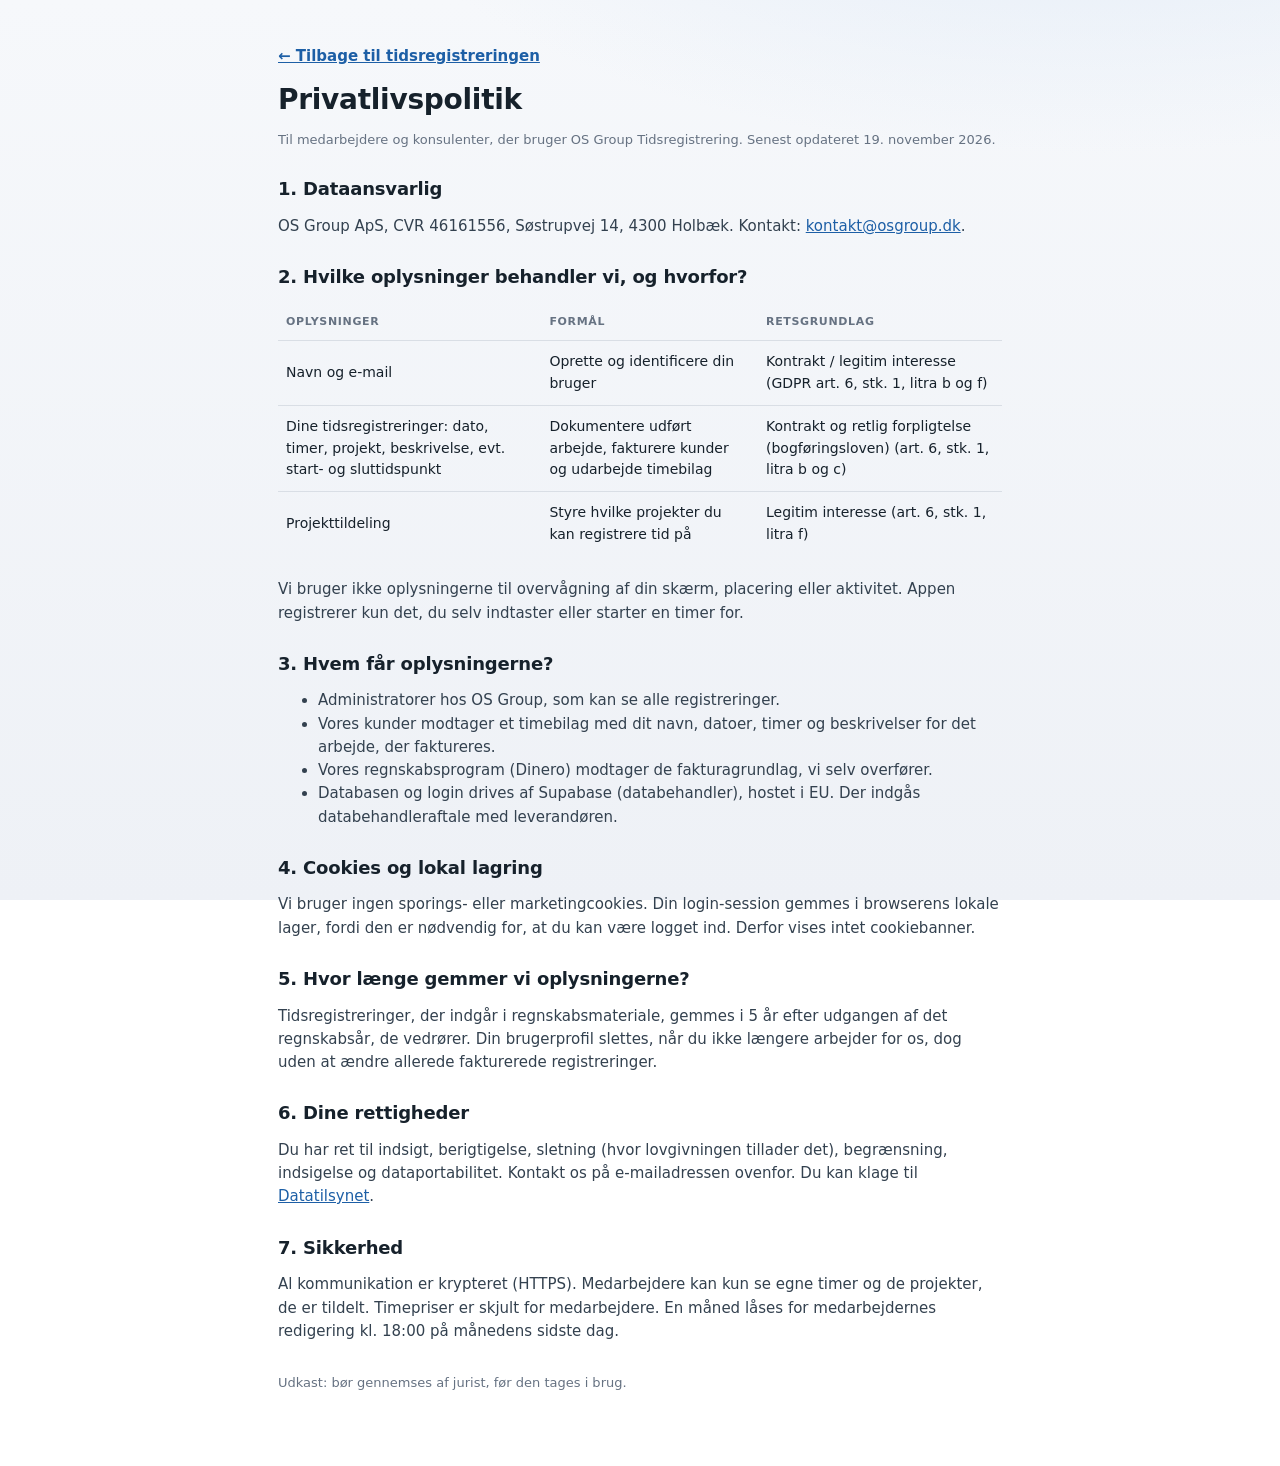
<file: privatlivspolitik/index.html>
<!DOCTYPE html>
<html lang="da"><head><meta charset="utf-8"><meta name="viewport" content="width=device-width,initial-scale=1">
<title>Privatlivspolitik – OS Group Tidsregistrering</title><meta name="robots" content="noindex">
<link rel="stylesheet" href="../style.css"><style>body{padding:0}main{max-width:760px;margin:0 auto;padding:30px 18px 60px}h1{font-size:28px;margin-bottom:6px}h2{font-size:18px;margin:28px 0 8px}p,li{color:#33414f}table{margin:8px 0}</style></head><body>
<main>
<p><a href="../" style="color:var(--ac);font-weight:600">← Tilbage til tidsregistreringen</a></p>
<h1>Privatlivspolitik</h1><p class="mu">Til medarbejdere og konsulenter, der bruger OS Group Tidsregistrering. Senest opdateret 19. november 2026.</p>
<h2>1. Dataansvarlig</h2><p>OS Group ApS, CVR 46161556, Søstrupvej 14, 4300 Holbæk. Kontakt: <a href="mailto:kontakt@osgroup.dk" style="color:var(--ac)">kontakt@osgroup.dk</a>.</p>
<h2>2. Hvilke oplysninger behandler vi, og hvorfor?</h2>
<div class="sc"><table><tr><th>Oplysninger</th><th>Formål</th><th>Retsgrundlag</th></tr>
<tr><td>Navn og e-mail</td><td>Oprette og identificere din bruger</td><td>Kontrakt / legitim interesse (GDPR art. 6, stk. 1, litra b og f)</td></tr>
<tr><td>Dine tidsregistreringer: dato, timer, projekt, beskrivelse, evt. start- og sluttidspunkt</td><td>Dokumentere udført arbejde, fakturere kunder og udarbejde timebilag</td><td>Kontrakt og retlig forpligtelse (bogføringsloven) (art. 6, stk. 1, litra b og c)</td></tr>
<tr><td>Projekttildeling</td><td>Styre hvilke projekter du kan registrere tid på</td><td>Legitim interesse (art. 6, stk. 1, litra f)</td></tr></table></div>
<p>Vi bruger ikke oplysningerne til overvågning af din skærm, placering eller aktivitet. Appen registrerer kun det, du selv indtaster eller starter en timer for.</p>
<h2>3. Hvem får oplysningerne?</h2><ul><li>Administratorer hos OS Group, som kan se alle registreringer.</li><li>Vores kunder modtager et timebilag med dit navn, datoer, timer og beskrivelser for det arbejde, der faktureres.</li><li>Vores regnskabsprogram (Dinero) modtager de fakturagrundlag, vi selv overfører.</li><li>Databasen og login drives af Supabase (databehandler), hostet i EU. Der indgås databehandleraftale med leverandøren.</li></ul>
<h2>4. Cookies og lokal lagring</h2><p>Vi bruger ingen sporings- eller marketingcookies. Din login-session gemmes i browserens lokale lager, fordi den er nødvendig for, at du kan være logget ind. Derfor vises intet cookiebanner.</p>
<h2>5. Hvor længe gemmer vi oplysningerne?</h2><p>Tidsregistreringer, der indgår i regnskabsmateriale, gemmes i 5 år efter udgangen af det regnskabsår, de vedrører. Din brugerprofil slettes, når du ikke længere arbejder for os, dog uden at ændre allerede fakturerede registreringer.</p>
<h2>6. Dine rettigheder</h2><p>Du har ret til indsigt, berigtigelse, sletning (hvor lovgivningen tillader det), begrænsning, indsigelse og dataportabilitet. Kontakt os på e-mailadressen ovenfor. Du kan klage til <a href="https://www.datatilsynet.dk" style="color:var(--ac)">Datatilsynet</a>.</p>
<h2>7. Sikkerhed</h2><p>Al kommunikation er krypteret (HTTPS). Medarbejdere kan kun se egne timer og de projekter, de er tildelt. Timepriser er skjult for medarbejdere. En måned låses for medarbejdernes redigering kl. 18:00 på månedens sidste dag.</p>
<p class="mu" style="margin-top:30px">Udkast: bør gennemses af jurist, før den tages i brug.</p>
</main></body></html>
</file>
<file: style.css>
:root{--ink:#16212b;--ink2:#33414f;--ac:#1d5fa6;--ac-d:#154a85;--ac2:#e8f0f9;--yl:#5aa0e0;--bg:#f2f4f7;--card:#fff;--bd:#d9dee5;--mu:#667282;--ok:#2b8a3e;--wa:#8a6d1f;--er:#c92a2a;--sh:0 1px 2px rgba(20,35,43,.04),0 8px 24px -12px rgba(20,35,43,.12);--dk:var(--ink)}
*{box-sizing:border-box}html,body{margin:0}body{font:15px/1.55 Inter,system-ui,sans-serif;color:var(--ink);background:var(--bg);-webkit-font-smoothing:antialiased;padding-bottom:calc(78px + env(safe-area-inset-bottom))}
h1,h2,h3{margin:0;line-height:1.2;letter-spacing:-.01em}h2{font-size:19px;font-weight:700}h3{font-size:15px;font-weight:650}
header{position:sticky;top:0;z-index:20;background:rgba(242,244,247,.9);backdrop-filter:blur(12px);display:flex;align-items:center;gap:12px;padding:12px 18px;padding-top:calc(12px + env(safe-area-inset-top))}
header img{height:28px;display:block}header b{font-weight:700;color:var(--mu);font-size:14px}header .sp{flex:1}.pill{font-size:11.5px;font-weight:700;padding:4px 11px;border-radius:99px;background:var(--ac2);color:var(--ac)}
nav{position:fixed;bottom:0;left:0;right:0;z-index:30;background:rgba(255,255,255,.94);backdrop-filter:blur(14px);border-top:1px solid var(--bd);display:flex;padding:4px 6px calc(4px + env(safe-area-inset-bottom))}.brand{display:none}
nav button{flex:1;border:0;background:none;padding:8px 2px 6px;font:600 11px Inter,sans-serif;color:var(--mu);cursor:pointer;position:relative;border-radius:12px}nav button b{display:block;font-size:19px;line-height:1.15}
nav button.on{color:var(--ac);background:var(--ac2)}nav .bd{position:absolute;top:2px;left:56%;background:var(--er);color:#fff;border-radius:99px;font-size:10px;padding:0 5px;min-width:16px}
main{max-width:1020px;margin:0 auto;padding:6px 16px 24px}
.card{background:var(--card);border:1px solid var(--bd);border-radius:20px;padding:20px;margin-bottom:16px;box-shadow:var(--sh)}
.row{display:flex;gap:10px;align-items:center;flex-wrap:wrap}.sp1{flex:1}.mu{color:var(--mu);font-size:13px}.r{text-align:right}
button.b,a.b{font:600 14px Inter,sans-serif;border-radius:12px;border:1px solid var(--bd);background:#fff;color:var(--ink);padding:9px 15px;cursor:pointer;transition:.15s}button.b:hover{border-color:#b9c2cd;transform:translateY(-1px)}
button.p{background:var(--ink);color:#fff;border-color:var(--ink)}button.a{background:var(--ac);border-color:var(--ac);color:#fff;box-shadow:0 6px 16px -8px var(--ac)}button.a:hover{background:var(--ac-d);border-color:var(--ac-d)}button.d{color:var(--er);border-color:#f0c9c9;background:#fdf5f5}button.g{color:#fff;background:var(--ok);border-color:var(--ok)}button.s{padding:6px 11px;font-size:13px;border-radius:10px}button:disabled{opacity:.45;cursor:not-allowed;transform:none}
input,select,textarea{font:inherit;border:1px solid var(--bd);border-radius:12px;padding:10px 12px;background:#fafbfc;color:var(--ink);max-width:100%;transition:.15s}input:focus,select:focus,textarea:focus,button:focus-visible{outline:3px solid #a9c8ea;outline-offset:1px;background:#fff}
label{display:block;font-size:12px;font-weight:650;margin:12px 0 5px;color:var(--mu);text-transform:uppercase;letter-spacing:.05em}.fl{width:100%}
.hero{background:linear-gradient(135deg,#2c3a49 0%,#1c2630 70%);color:#fff;border:0;position:relative;overflow:hidden;padding-top:26px}
.hero:before{content:"";position:absolute;left:0;right:0;top:0;height:8px;background:repeating-linear-gradient(-45deg,#fbbf24 0 12px,#1c2630 12px 24px)}
.hero .crane{position:absolute;right:210px;top:16px;height:104px;width:auto;pointer-events:none}
.hero .mu,.hero label{color:rgba(255,255,255,.7)}.hero select,.hero input{background:rgba(255,255,255,.12);border-color:rgba(255,255,255,.22);color:#fff}.hero select option{color:#14232b}.hero input::placeholder{color:rgba(255,255,255,.55)}
.hero button.a{background:var(--yl);color:#1c2630;border-color:var(--yl);box-shadow:0 8px 20px -8px rgba(0,0,0,.4)}.hero button.d{background:#fff;color:var(--er);border-color:#fff}
.tmr{font:700 52px/1 Inter,sans-serif;font-variant-numeric:tabular-nums;letter-spacing:-.03em}.live{display:inline-block;width:9px;height:9px;border-radius:50%;background:#5aa0e0;margin-right:7px;animation:pl 1.4s infinite}@keyframes pl{50%{opacity:.25}}
table{width:100%;border-collapse:collapse;font-size:14px}th,td{padding:10px 8px;border-bottom:1px solid var(--bd);text-align:left;vertical-align:middle}th{font-size:11px;color:var(--mu);text-transform:uppercase;letter-spacing:.06em;font-weight:700}tr:last-child td{border-bottom:0}td.n,th.n{text-align:right;font-variant-numeric:tabular-nums}
.sc{overflow-x:auto}.chip{display:inline-block;font-size:11px;font-weight:700;padding:3px 10px;border-radius:99px;background:#e9edf2;color:var(--mu)}
.chip.submitted{background:#f6efd6;color:var(--wa)}.chip.approved{background:#dcf3e8;color:var(--ok)}.chip.rejected{background:#fbe4e4;color:var(--er)}
.ent{display:flex;gap:12px;align-items:center;padding:11px 0;border-bottom:1px solid var(--bd)}.ent:last-child{border:0}.ent .t{font-variant-numeric:tabular-nums;font-weight:700;min-width:46px;text-align:right}
.dot{width:10px;height:10px;border-radius:50%;flex:none}
.bar{height:8px;background:#e4e8ee;border-radius:9px;overflow:hidden}.bar i{display:block;height:100%;background:linear-gradient(90deg,var(--yl),var(--ac));border-radius:9px}
.ov{position:fixed;inset:0;background:rgba(20,35,43,.45);backdrop-filter:blur(3px);z-index:50;display:flex;align-items:flex-end;justify-content:center}
.md{background:#fff;width:100%;max-width:520px;border-radius:24px 24px 0 0;padding:24px;max-height:92vh;overflow:auto;padding-bottom:calc(24px + env(safe-area-inset-bottom))}
.err{background:#fbe4e4;color:var(--er);padding:11px 15px;border-radius:14px;margin-bottom:14px;font-weight:600}.inf{background:var(--ac2);color:#14406f;padding:11px 15px;border-radius:14px;margin-bottom:14px}
.g2{display:grid;grid-template-columns:1fr 1fr;gap:12px}.empty{text-align:center;color:var(--mu);padding:26px 8px}
.kpis{display:grid;grid-template-columns:repeat(3,1fr);gap:12px;margin-bottom:16px}.kpi{background:#fff;border:1px solid var(--bd);border-radius:18px;padding:14px 16px;box-shadow:var(--sh)}.kpi b{display:block;font-size:24px;font-weight:750;letter-spacing:-.02em;font-variant-numeric:tabular-nums}.kpi span{font-size:12px;color:var(--mu);font-weight:600}
.grid{width:100%;min-width:640px}.grid th{text-align:center}.grid th:first-child,.grid td:first-child{text-align:left}.grid td{text-align:center;font-variant-numeric:tabular-nums;padding:6px 4px}.grid td.c{cursor:pointer;border-radius:10px;color:var(--ink2);font-weight:600}.grid td.c:hover{background:var(--ac2)}.grid td.z{color:#b4bcc6;font-weight:400}.grid th.td,.grid td.td{background:#e8f0f9}.grid tfoot td{font-weight:700;border-top:2px solid var(--bd)}
.wbars{display:flex;gap:8px;align-items:flex-end;height:96px}.wbars div{flex:1;text-align:center;font-size:11px;color:var(--mu);font-weight:600;display:flex;flex-direction:column;justify-content:flex-end;height:100%}.wbars i{display:block;background:#c9d6e6;border-radius:8px 8px 4px 4px;margin-bottom:6px;min-height:4px}.wbars .now i{background:var(--ac)}
.pg{display:grid;grid-template-columns:repeat(auto-fill,minmax(250px,1fr));gap:14px}.pc{background:#fff;border:1px solid var(--bd);border-radius:18px;padding:16px;box-shadow:var(--sh)}
@media(min-width:900px){
 body{padding-bottom:30px;padding-left:232px}
 nav{top:0;bottom:0;right:auto;width:232px;flex-direction:column;justify-content:flex-start;gap:4px;padding:22px 14px;border-top:0;border-right:1px solid var(--bd);background:#fff;backdrop-filter:none}
 .brand{display:block;padding:2px 10px 22px}.brand img{height:34px}.brand span{display:block;font-size:11px;font-weight:700;color:var(--mu);letter-spacing:.08em;text-transform:uppercase;margin-top:6px}
 nav button{flex:none;display:flex;align-items:center;gap:12px;text-align:left;font-size:14px;padding:11px 12px}nav button b{display:inline;font-size:17px;width:22px;text-align:center}nav .bd{position:static;margin-left:auto}
 header img,header>b{display:none}header{padding:18px 28px 6px}main{padding:6px 28px 40px}.ov{align-items:center}.md{border-radius:24px}}
@media(max-width:560px){#who{display:none}.hero .g2{grid-template-columns:1fr}.ent{flex-wrap:wrap}.ent .sp1{flex-basis:60%}.kpi b small{display:block}.kpis{gap:8px}.kpi{padding:11px 12px}.kpi b{font-size:19px}.tmr{font-size:42px}.card{padding:16px;border-radius:18px}}
.wm{font:800 22px Inter,sans-serif;letter-spacing:-.03em;color:var(--ink)}.wm i{font-style:normal;color:var(--ac)}.brand .wm{font-size:26px}.lk{font-size:12px}
.skywrap{margin:24px -16px -24px;height:190px;overflow:hidden;opacity:.9}.sky{width:100%;height:190px;display:block}.empty svg{margin-bottom:6px}
@media(max-width:760px){.hero .crane{display:none}}
@media(min-width:900px){.skywrap{margin:40px -28px -40px}}

body.noauth header,body.noauth nav,body.noauth main,body.noauth #modal{display:none}
body:not(.noauth) #auth{display:none}
body.noauth{padding:0}
#auth{min-height:100vh;display:flex;flex-direction:column;justify-content:space-between}
.authcard{background:#fff;border:1px solid var(--bd);border-radius:24px;box-shadow:var(--sh);padding:28px;width:min(420px,calc(100% - 32px));margin:9vh auto 0}
.authcard h1{font-size:24px;font-weight:750;letter-spacing:-.02em;margin:0 0 12px}
.authlogo{text-align:center;margin-bottom:18px}.authlogo img{height:38px;display:block;margin:0 auto 6px}.authlogo span{font-size:11px;font-weight:700;letter-spacing:.1em;text-transform:uppercase;color:var(--mu)}
.authcard a{color:var(--ac);font-weight:600}.fl.b,button.fl{width:100%}
#auth .skywrap{margin:40px 0 0}
header .b.s{margin-left:4px}
@media(min-width:900px){body.noauth{padding-left:0}}

/* Teknisk/ingeniør-stil: ingen advarselsstriber eller kraner, skarpere hjørner, tyndere streger */
.hero:before{background:linear-gradient(90deg,#1d5fa6,#5aa0e0);height:3px}
.hero .crane{display:none}
.hero{background:linear-gradient(135deg,#243342 0%,#16212b 75%)}
.hero button.a{background:#fff;color:#16212b;border-color:#fff;box-shadow:none}
.bar{border-radius:2px;height:6px}.bar i{border-radius:2px;background:var(--ac)}
.card,.authcard,.md,.err,.inf,.kpi,.pc{border-radius:8px!important}
.skywrap{display:none}
button,input,select,textarea{border-radius:6px}
.pill{border-radius:4px}
.tmr{font-weight:600;letter-spacing:-.02em}

.pz{display:flex;align-items:center;gap:6px;font-size:13px;font-weight:600;color:#fff;text-transform:none;letter-spacing:0;margin:0 12px 0 0;cursor:pointer;white-space:nowrap}.pz input{width:18px;height:18px;accent-color:#fbbf24}

/* Eksklusivt look: større logo, velkomst og mere luft */
body{background:radial-gradient(1200px 500px at 85% -10%,#e3ecf7 0%,transparent 60%),linear-gradient(180deg,#f6f8fb,#eef1f6) fixed}
header img{height:46px}
header{padding:16px 22px;border-bottom:1px solid rgba(217,222,229,.7)}
.authlogo img{height:72px;margin-bottom:12px}
.authcard{padding:40px 34px;box-shadow:0 30px 70px -30px rgba(22,33,43,.35)}
main{padding:14px 18px 48px;max-width:1100px;margin:0 auto}
.card{padding:24px;margin-bottom:20px;border:1px solid rgba(217,222,229,.8);box-shadow:0 1px 2px rgba(20,35,43,.04),0 18px 40px -22px rgba(20,35,43,.22)}
.hero{padding:32px 28px 28px}
.wl{margin:8px 4px 26px;padding:26px 28px;border-radius:12px;background:#fff;border:1px solid rgba(217,222,229,.8);border-left:4px solid var(--ac);box-shadow:0 18px 40px -26px rgba(20,35,43,.3)}
.wl small{display:block;font-size:12px;font-weight:700;letter-spacing:.16em;text-transform:uppercase;color:var(--ac)}
.wl h1{font-size:30px;font-weight:800;letter-spacing:-.025em;margin:6px 0 2px;color:var(--ink)}
.wl span{font-size:13px;color:var(--mu);font-weight:600}
@media(min-width:900px){
 .brand{padding:6px 10px 30px}.brand img{height:64px}
 nav{padding:30px 16px;box-shadow:12px 0 40px -30px rgba(22,33,43,.25)}
 header{padding:18px 40px 6px;border-bottom:0}main{padding:10px 40px 56px}
 .wl{padding:34px 38px}.wl h1{font-size:36px}.card{padding:28px}}

/* Logoet tilpasser sig altid den plads det har (skalerer ned i bredden, beholder forholdet) */
header img,.brand img,.authlogo img{width:auto;max-width:100%;object-fit:contain}
header img{height:auto;max-height:46px;max-width:min(240px,45vw);flex:0 1 auto;min-width:0}
.authlogo img{height:auto;max-height:72px}
@media(min-width:900px){.brand img{display:block;width:100%;height:auto;max-height:64px;object-position:left center}}
</file>
